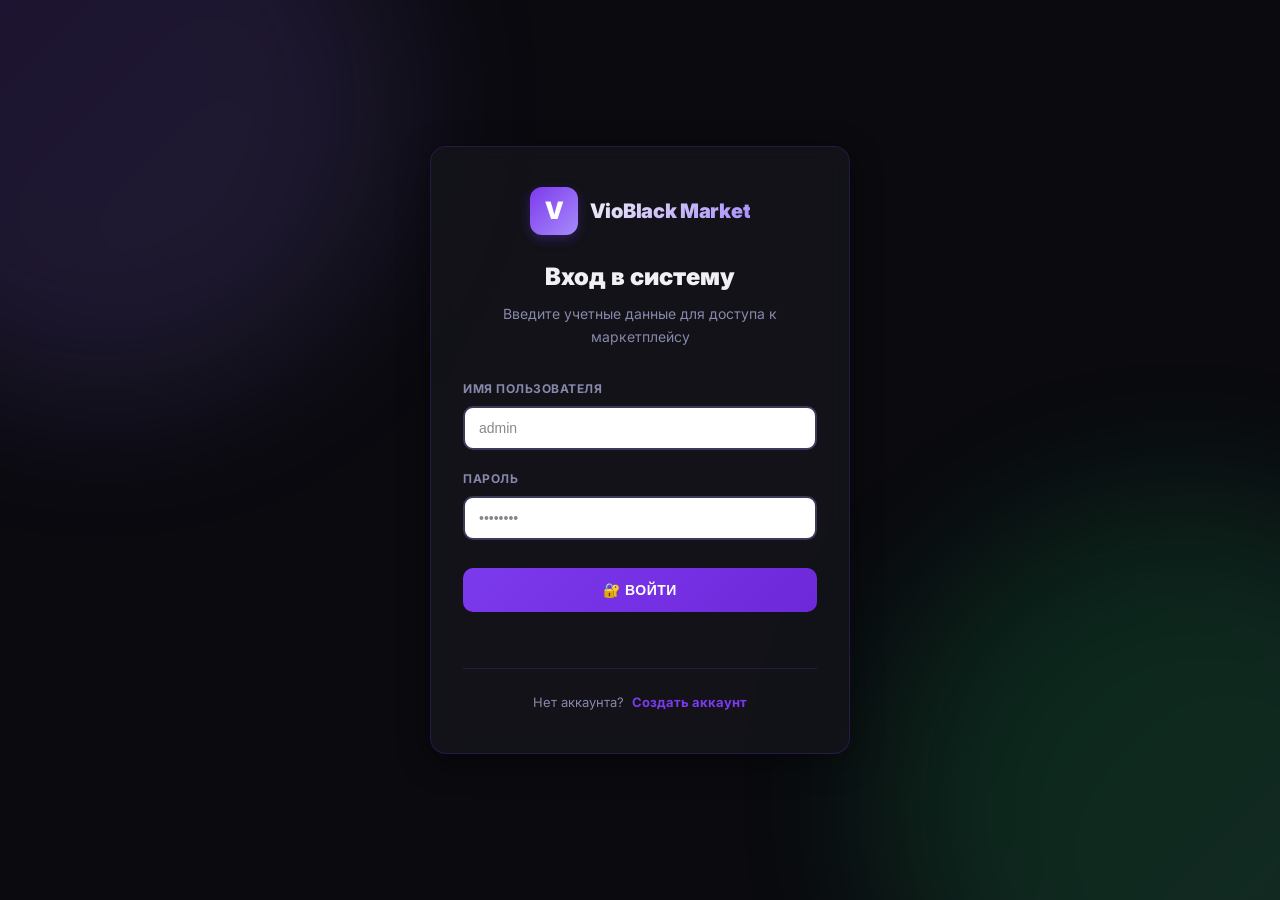
<file: Kursovoi/api/static/login.html>
<!DOCTYPE html>
<html lang="ru">
<head>
    <meta charset="UTF-8">
    <meta name="viewport" content="width=device-width, initial-scale=1.0">
    <title>Авторизация | VioBlack Market</title>
    <link rel="preconnect" href="https://fonts.googleapis.com">
    <link rel="preconnect" href="https://fonts.gstatic.com" crossorigin>
    <link href="https://fonts.googleapis.com/css2?family=Inter:wght@400;500;700;900&display=swap" rel="stylesheet">
    <link rel="stylesheet" href="style.css">
    <link rel="icon" href="data:image/svg+xml,<svg xmlns='http://www.w3.org/2000/svg' viewBox='0 0 100 100'><text y='.9em' font-size='90'>🔐</text></svg>">
</head>
<body data-page="login">
    <div class="mesh-1"></div>
    <div class="mesh-2"></div>

    <div class="auth-container">
        <div class="glass auth-card">
            <!-- Логотип -->
            <div class="auth-logo">
                <div class="logo-icon">V</div>
                <span class="logo-text">VioBlack Market</span>
            </div>
            
            <!-- Заголовок -->
            <div class="auth-header">
                <h1>Вход в систему</h1>
                <p>Введите учетные данные для доступа к маркетплейсу</p>
            </div>
            
            <!-- Форма -->
            <form id="login-form" class="auth-form">
                <div class="form-group">
                    <label for="username">Имя пользователя</label>
                    <input type="text" id="username" placeholder="admin" required autocomplete="username">
                </div>
                
                <div class="form-group">
                    <label for="password">Пароль</label>
                    <input type="password" id="password" placeholder="••••••••" required autocomplete="current-password">
                </div>
                
                <button type="submit" class="btn-primary btn-full" id="login-btn">
                    🔐 Войти
                </button>
                
                <div id="login-error" class="form-error"></div>
            </form>
            
            <!-- Ссылка на регистрацию -->
            <div class="auth-footer">
                <span>Нет аккаунта?</span>
                <a href="registr.html">Создать аккаунт</a>
            </div>
        </div>
    </div>

    <script src="script.js"></script>
</body>
</html>
</file>
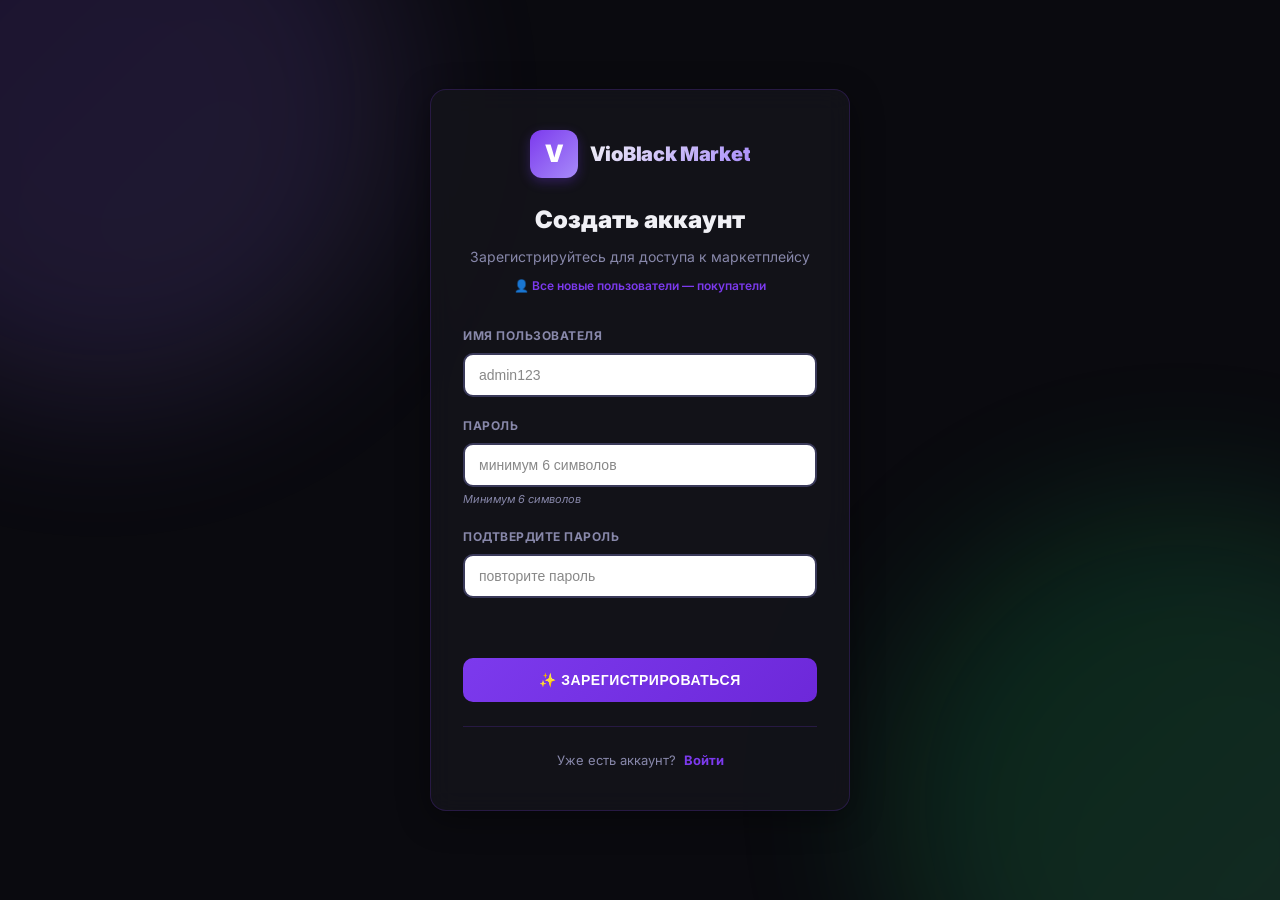
<file: Kursovoi/api/static/registr.html>
<!DOCTYPE html>
<html lang="ru">
<head>
    <meta charset="UTF-8">
    <meta name="viewport" content="width=device-width, initial-scale=1.0">
    <title>Регистрация | VioBlack Market</title>
    <link rel="preconnect" href="https://fonts.googleapis.com">
    <link rel="preconnect" href="https://fonts.gstatic.com" crossorigin>
    <link href="https://fonts.googleapis.com/css2?family=Inter:wght@400;500;700;900&display=swap" rel="stylesheet">
    <link rel="stylesheet" href="style.css">
    <link rel="icon" href="data:image/svg+xml,<svg xmlns='http://www.w3.org/2000/svg' viewBox='0 0 100 100'><text y='.9em' font-size='90'>✏️</text></svg>">
</head>
<body data-page="register">
    <div class="mesh-1"></div>
    <div class="mesh-2"></div>

    <div class="auth-container">
        <div class="glass auth-card">
            <!-- Логотип -->
            <div class="auth-logo">
                <div class="logo-icon">V</div>
                <span class="logo-text">VioBlack Market</span>
            </div>
            
            <!-- Заголовок -->
            <div class="auth-header">
                <h1>Создать аккаунт</h1>
                <p>Зарегистрируйтесь для доступа к маркетплейсу<br>
                <small class="auth-note" style="color: var(--primary); margin-top: 8px; display: block;">👤 Все новые пользователи — покупатели</small></p>
            </div>
            
            <!-- Форма -->
            <form id="register-form" class="auth-form">
                <div class="form-group">
                    <label for="username">Имя пользователя</label>
                    <input type="text" id="username" placeholder="admin123" required 
                           pattern="^[a-zA-Z0-9_]{3,50}$" 
                           title="3-50 символов: буквы, цифры, подчёркивание"
                           autocomplete="username">
                </div>
                
                <div class="form-group">
                    <label for="password">Пароль</label>
                    <input type="password" id="password" placeholder="минимум 6 символов" required minlength="6" autocomplete="new-password">
                    <small class="form-hint">Минимум 6 символов</small>
                </div>
                
                <div class="form-group">
                    <label for="password-confirm">Подтвердите пароль</label>
                    <input type="password" id="password-confirm" placeholder="повторите пароль" required autocomplete="new-password">
                </div>
                
                <div id="register-error" class="form-error"></div>
                
                <button type="submit" class="btn-primary btn-full" id="register-btn">
                    ✨ Зарегистрироваться
                </button>
            </form>
            
            <!-- Ссылка на вход -->
            <div class="auth-footer">
                <span>Уже есть аккаунт?</span>
                <a href="login.html">Войти</a>
            </div>
        </div>
    </div>

    <script src="script.js" type="module"></script>
</body>
</html>
</file>
<file: Kursovoi/api/static/style.css>
/* === 🎨 ПЕРЕМЕННЫЕ ТЕМЫ (единая система) === */
:root {
    --bg: #0a0a0f;
    --surface: #13131a;
    --surface-2: #1a1a24;
    --surface-3: #2a2a4a;
    --primary: #7c3aed;
    --primary-hover: #6d28d9;
    --accent: #00c853;
    --text: #f0f0f5;
    --text-muted: #8888aa;
    --text-dark: #1a1a1a;
    --error: #ef4444;
    --success: #22c55e;
    --border: rgba(124, 58, 237, 0.2);
    --border-light: rgba(255, 255, 255, 0.1);
    --shadow: 0 8px 32px rgba(0, 0, 0, 0.4);
}

/* === 🚪 СТРАНИЦЫ АВТОРИЗАЦИИ === */
.auth-container {
    min-height: 100vh;
    display: flex;
    align-items: center;
    justify-content: center;
    padding: 20px;
}

.auth-card {
    width: 100%;
    max-width: 420px;
    padding: 32px;
    text-align: center;
}

.auth-logo {
    display: flex;
    align-items: center;
    justify-content: center;
    gap: 12px;
    margin-bottom: 24px;
}

.auth-logo .logo-icon {
    width: 48px;
    height: 48px;
    font-size: 24px;
}

.auth-logo .logo-text {
    font-size: 20px;
    -webkit-text-fill-color: var(--text);
    background: none;
}

.auth-header {
    margin-bottom: 32px;
}

.auth-header h1 {
    font-size: 24px;
    font-weight: 900;
    margin-bottom: 8px;
    color: var(--text);
}

.auth-header p {
    color: var(--text-muted);
    font-size: 14px;
    line-height: 1.5;
}

.auth-note {
    display: block;
    margin-top: 8px;
    color: var(--primary);
    font-size: 12px;
    font-weight: 500;
}

.auth-form {
    text-align: left;
    margin-bottom: 24px;
}

.form-error {
    color: var(--error);
    font-size: 13px;
    margin-top: 12px;
    min-height: 20px;
    text-align: center;
}

.auth-footer {
    display: flex;
    align-items: center;
    justify-content: center;
    gap: 8px;
    padding-top: 24px;
    border-top: 1px solid var(--border);
    font-size: 13px;
    color: var(--text-muted);
}

.auth-footer a {
    color: var(--primary);
    font-weight: 600;
    text-decoration: none;
    transition: color 0.2s;
}

.auth-footer a:hover {
    color: var(--primary-hover);
    text-decoration: underline;
}

/* Адаптивность для мобильных */
@media (max-width: 480px) {
    .auth-card {
        padding: 24px 20px;
    }
    .auth-header h1 {
        font-size: 20px;
    }
}

/* === БАЗОВЫЕ СТИЛИ === */
* { box-sizing: border-box; margin: 0; padding: 0; }

body {
    font-family: 'Inter', sans-serif;
    background: var(--bg);
    color: var(--text);
    min-height: 100vh;
    line-height: 1.5;
    position: relative;
    overflow-x: hidden;
}

/* === ФОНОВЫЕ ЭФФЕКТЫ === */
.mesh-1, .mesh-2 {
    position: fixed;
    width: 600px;
    height: 600px;
    border-radius: 50%;
    filter: blur(80px);
    opacity: 0.15;
    z-index: -1;
    pointer-events: none;
}
.mesh-1 { background: linear-gradient(135deg, var(--primary), #a78bfa); top: -200px; left: -200px; }
.mesh-2 { background: linear-gradient(135deg, #00c853, #69f0ae); bottom: -200px; right: -200px; }

/* === СТЕКЛЯННЫЕ ЭЛЕМЕНТЫ === */
.glass {
    background: rgba(19, 19, 26, 0.9);
    backdrop-filter: blur(12px);
    border: 1px solid var(--border);
    border-radius: 16px;
    box-shadow: var(--shadow);
}

.glass-card {
    background: var(--surface);
    backdrop-filter: blur(10px);
    border: 1px solid var(--border);
    border-radius: 16px;
    padding: 24px;
    box-shadow: 0 4px 16px rgba(0, 0, 0, 0.2);
    color: var(--text);
}

/* === НАВИГАЦИЯ === */
#app { max-width: 1400px; margin: 0 auto; padding: 24px; }

.nav-bar {
    display: flex;
    justify-content: space-between;
    align-items: center;
    padding: 16px 24px;
    margin-bottom: 32px;
    position: sticky;
    top: 20px;
    z-index: 100;
}

.logo { display: flex; align-items: center; gap: 12px; }

.logo-icon {
    width: 42px;
    height: 42px;
    background: linear-gradient(135deg, var(--primary), #a78bfa);
    border-radius: 12px;
    display: flex;
    align-items: center;
    justify-content: center;
    font-weight: 900;
    font-size: 20px;
    color: white;
    box-shadow: 0 4px 12px rgba(124, 58, 237, 0.3);
}

.logo-text {
    font-weight: 900;
    font-size: 18px;
    letter-spacing: -0.3px;
    background: linear-gradient(135deg, var(--text), #a78bfa);
    -webkit-background-clip: text;
    -webkit-text-fill-color: transparent;
}

.nav-links { display: flex; align-items: center; gap: 8px; }

.nav-link {
    background: transparent;
    border: none;
    color: var(--text-muted);
    padding: 10px 18px;
    border-radius: 10px;
    font-weight: 600;
    font-size: 13px;
    cursor: pointer;
    transition: all 0.2s;
    display: flex;
    align-items: center;
    gap: 6px;
}
.nav-link:hover, .nav-link.active { background: var(--primary); color: white; }
.nav-link.hidden { display: none; }

.user-pill {
    display: flex;
    align-items: center;
    gap: 12px;
    margin-left: 24px;
    padding: 8px 16px;
    background: var(--surface-2);
    border-radius: 12px;
    border: 1px solid var(--border);
}

.user-avatar {
    width: 36px;
    height: 36px;
    background: linear-gradient(135deg, var(--primary), #a78bfa);
    border-radius: 50%;
    display: flex;
    align-items: center;
    justify-content: center;
    font-weight: 700;
    font-size: 14px;
    color: white;
}

.user-info { display: flex; flex-direction: column; line-height: 1.2; }
.user-name { font-weight: 700; font-size: 13px; text-transform: uppercase; color: var(--text); }
.user-role { font-size: 11px; color: var(--text-muted); text-transform: uppercase; letter-spacing: 0.5px; }

.icon-btn {
    background: none;
    border: none;
    color: var(--text-muted);
    cursor: pointer;
    padding: 6px;
    border-radius: 8px;
    transition: all 0.2s;
    display: flex;
    align-items: center;
}
.icon-btn:hover { background: rgba(255,255,255,0.1); color: var(--error); }

/* === ЗАГОЛОВКИ === */
.section-header { margin-bottom: 32px; }
.section-title {
    font-size: 28px;
    font-weight: 900;
    margin-bottom: 8px;
    background: linear-gradient(135deg, var(--text), #a78bfa);
    -webkit-background-clip: text;
    -webkit-text-fill-color: transparent;
}
.section-subtitle { color: var(--text-muted); font-size: 14px; }
.hidden { display: none !important; }

/* === 🛍️ КАРТОЧКИ ТОВАРОВ === */
.product-grid {
    display: grid;
    grid-template-columns: repeat(auto-fill, minmax(260px, 1fr));
    gap: 24px;
    padding: 10px 0;
}

.product-card {
    background: var(--surface);
    border: 1px solid var(--border);
    border-radius: 20px;
    overflow: hidden;
    box-shadow: 0 4px 20px rgba(0, 0, 0, 0.2);
    transition: all 0.3s cubic-bezier(0.4, 0, 0.2, 1);
    cursor: pointer;
    position: relative;
}
.product-card:hover {
    transform: translateY(-6px);
    box-shadow: 0 12px 40px rgba(124, 58, 237, 0.3);
    border-color: var(--primary);
}

.product-image-container {
    position: relative;
    width: 100%;
    height: 280px;
    background: linear-gradient(135deg, var(--surface-2), var(--surface-3));
    overflow: hidden;
    display: flex;
    align-items: center;
    justify-content: center;
}

.product-image {
    width: 100%;
    height: 100%;
    object-fit: contain;
    padding: 20px;
    transition: transform 0.4s ease;
}
.product-card:hover .product-image { transform: scale(1.05); }

/* Бейджи */
.product-badge {
    position: absolute;
    top: 16px;
    left: 16px;
    padding: 6px 14px;
    border-radius: 10px;
    font-size: 11px;
    font-weight: 800;
    text-transform: uppercase;
    letter-spacing: 0.5px;
    z-index: 3;
    animation: pulse 2s infinite;
}
@keyframes pulse { 0%, 100% { opacity: 1; } 50% { opacity: 0.85; } }
.product-badge.bestseller { background: linear-gradient(135deg, #ff6b35, #f7c59f); color: #1a1a2e; }
.product-badge.sale { background: linear-gradient(135deg, #ff3366, #ff6b9d); color: white; }

/* Избранное */
.product-favorite {
    position: absolute;
    top: 16px;
    right: 16px;
    width: 36px;
    height: 36px;
    background: rgba(255,255,255,0.1);
    border-radius: 50%;
    display: flex;
    align-items: center;
    justify-content: center;
    cursor: pointer;
    transition: all 0.2s;
    z-index: 3;
    font-size: 18px;
    color: #ccc;
    backdrop-filter: blur(4px);
}
.product-favorite:hover, .product-favorite.active {
    background: rgba(255, 51, 102, 0.3);
    color: #ff6b9d;
    transform: scale(1.1);
}

/* Информация о товаре */
.product-info { padding: 18px 20px 20px; }

.product-price-block {
    display: flex;
    align-items: baseline;
    gap: 10px;
    margin-bottom: 10px;
    flex-wrap: wrap;
}
.product-price { font-size: 24px; font-weight: 900; color: #a78bfa; line-height: 1; }
.product-price-currency { font-size: 16px; font-weight: 800; color: #a78bfa; }
.product-old-price { font-size: 14px; color: #555; text-decoration: line-through; }
.product-discount {
    background: linear-gradient(135deg, #ff3366, #ff6b9d);
    color: white;
    padding: 4px 10px;
    border-radius: 6px;
    font-size: 11px;
    font-weight: 800;
    text-transform: uppercase;
}

.product-rating { display: flex; align-items: center; gap: 8px; margin-bottom: 14px; }
.product-rating span:first-child { color: #fbbf24; }
.product-rating span:nth-child(2) { color: #ccc; }
.product-rating span:last-child { color: #555; font-size: 12px; }

.product-name {
    font-size: 15px;
    font-weight: 700;
    color: var(--text);
    margin-bottom: 6px;
    line-height: 1.4;
    display: -webkit-box;
    -webkit-line-clamp: 2;
    -webkit-box-orient: vertical;
    overflow: hidden;
    min-height: 42px;
}
.product-category { font-size: 12px; color: var(--text-muted); margin-bottom: 16px; text-transform: uppercase; letter-spacing: 0.5px; }

/* Кнопки */
.product-actions { display: flex; gap: 10px; }
.btn-add-cart {
    flex: 1;
    background: linear-gradient(135deg, var(--primary), var(--primary-hover));
    color: white;
    border: none;
    padding: 12px 14px;
    border-radius: 12px;
    font-weight: 700;
    font-size: 12px;
    cursor: pointer;
    transition: all 0.2s;
    text-transform: uppercase;
    letter-spacing: 0.5px;
}
.btn-add-cart:hover { transform: translateY(-2px); box-shadow: 0 6px 20px rgba(124, 58, 237, 0.4); }

.btn-buy {
    background: linear-gradient(135deg, var(--accent), #69f0ae);
    color: #0a0a0f;
    border: none;
    padding: 12px 18px;
    border-radius: 12px;
    font-weight: 800;
    font-size: 12px;
    cursor: pointer;
    transition: all 0.2s;
    white-space: nowrap;
}
.btn-buy:hover { transform: translateY(-2px); box-shadow: 0 6px 20px rgba(0, 200, 83, 0.4); }

/* === 📝 ФОРМЫ (ЧИТАЕМЫЕ В ТЁМНОЙ ТЕМЕ) === */
.form-title {
    font-size: 18px;
    font-weight: 700;
    margin-bottom: 24px;
    color: var(--text);
}

.form-row { display: grid; grid-template-columns: 1fr 1fr; gap: 16px; margin-bottom: 16px; }
@media (max-width: 600px) { .form-row { grid-template-columns: 1fr; } }

.form-group { margin-bottom: 20px; }

.form-group label {
    display: block;
    font-size: 12px;
    font-weight: 700;
    text-transform: uppercase;
    letter-spacing: 0.5px;
    color: var(--text-muted);
    margin-bottom: 8px;
}

/* ✅ ПОЛЯ ВВОДА — СВЕТЛЫЕ ДЛЯ МАКСИМАЛЬНОЙ ЧИТАЕМОСТИ */
.form-group input,
.form-group select,
.form-group textarea {
    width: 100%;
    padding: 12px 14px;
    background: #ffffff;
    color: #1a1a1a;
    border: 2px solid #3a3a5a;
    border-radius: 10px;
    font-size: 14px;
    font-weight: 500;
    transition: all 0.2s ease;
}
.form-group input:focus,
.form-group select:focus,
.form-group textarea:focus {
    outline: none;
    border-color: var(--primary);
    box-shadow: 0 0 0 4px rgba(124, 58, 237, 0.15);
    background: #fff;
}
.form-group input::placeholder,
.form-group textarea::placeholder { color: #888; }

/* Загрузка файла */
.file-upload {
    display: flex;
    align-items: center;
    gap: 12px;
    padding: 12px;
    background: var(--surface-2);
    border: 2px dashed var(--border);
    border-radius: 10px;
    transition: all 0.2s;
}
.file-upload:hover { border-color: var(--primary); background: var(--surface-3); }

.file-upload-btn {
    background: linear-gradient(135deg, var(--primary), var(--primary-hover));
    color: white;
    padding: 10px 18px;
    border-radius: 8px;
    font-size: 12px;
    font-weight: 700;
    cursor: pointer;
    transition: all 0.2s;
    white-space: nowrap;
    user-select: none;
}
.file-upload-btn:hover { transform: translateY(-2px); box-shadow: 0 4px 12px rgba(124, 58, 237, 0.4); }

.file-name {
    font-size: 12px;
    color: var(--text-muted);
    white-space: nowrap;
    overflow: hidden;
    text-overflow: ellipsis;
    max-width: 200px;
    transition: color 0.2s;
}
.file-name.selected { color: var(--accent); font-weight: 600; }

.form-hint { display: block; font-size: 11px; color: var(--text-muted); margin-top: 6px; }

/* Кнопки */
.btn-primary {
    background: linear-gradient(135deg, var(--primary), var(--primary-hover));
    color: white;
    border: none;
    padding: 14px 24px;
    border-radius: 10px;
    font-weight: 700;
    font-size: 14px;
    cursor: pointer;
    transition: all 0.2s;
    text-transform: uppercase;
    letter-spacing: 0.5px;
}
.btn-primary:hover { transform: translateY(-2px); box-shadow: 0 6px 20px rgba(124, 58, 237, 0.4); }
.btn-primary:disabled { opacity: 0.6; cursor: not-allowed; transform: none; }
.btn-full { width: 100%; margin-top: 8px; }

.btn-secondary {
    background: var(--surface-2);
    color: var(--text);
    border: 1px solid var(--border);
    padding: 8px 16px;
    border-radius: 8px;
    font-size: 12px;
    cursor: pointer;
    transition: all 0.2s;
}
.btn-secondary:hover { background: var(--surface-3); }

/* === 📊 СТАТИСТИКА === */
.stats-row, .stats-grid {
    display: grid;
    grid-template-columns: repeat(auto-fit, minmax(200px, 1fr));
    gap: 16px;
    margin-bottom: 24px;
}

.stat-card {
    display: flex;
    align-items: center;
    gap: 16px;
    padding: 20px;
}
.stat-icon {
    font-size: 28px;
    width: 56px;
    height: 56px;
    background: var(--surface-2);
    border-radius: 14px;
    display: flex;
    align-items: center;
    justify-content: center;
}
.stat-content { flex: 1; }
.stat-label { font-size: 12px; color: var(--text-muted); text-transform: uppercase; letter-spacing: 0.5px; margin-bottom: 4px; }
.stat-value { font-size: 24px; font-weight: 900; color: var(--text); }

.stat-primary .stat-icon { background: rgba(124, 58, 237, 0.2); }
.stat-secondary .stat-icon { background: rgba(0, 200, 83, 0.2); }

.stat-trend { font-size: 12px; margin-top: 4px; }
.stat-trend.positive { color: var(--accent); }
.stat-trend.negative { color: var(--error); }
.stat-trend.neutral { color: var(--text-muted); }

/* График */
.chart-card { padding: 20px; }
.chart-title {
    font-size: 14px;
    font-weight: 700;
    margin-bottom: 20px;
    text-transform: uppercase;
    letter-spacing: 1px;
    color: var(--text-muted);
}
.chart-placeholder {
    text-align: center;
    padding: 40px 20px;
    color: var(--text-muted);
    font-size: 13px;
}

/* === 📋 ТАБЛИЦА === */
.table-card { padding: 0; overflow: hidden; }
.table-header {
    display: flex;
    justify-content: space-between;
    align-items: center;
    padding: 20px 24px;
    border-bottom: 1px solid var(--border);
}
.table-header h3 { font-size: 16px; font-weight: 700; margin: 0; }

.table-wrapper { overflow-x: auto; max-height: 400px; }
.data-table { width: 100%; border-collapse: collapse; font-size: 14px; }
.data-table th {
    position: sticky;
    top: 0;
    background: var(--surface);
    padding: 14px 20px;
    text-align: left;
    font-size: 11px;
    text-transform: uppercase;
    letter-spacing: 0.5px;
    color: var(--text-muted);
    font-weight: 700;
    border-bottom: 2px solid var(--border);
}
.data-table td {
    padding: 14px 20px;
    border-bottom: 1px solid var(--border);
    color: var(--text);
}
.data-table tr:hover { background: var(--surface-2); }

.text-right { text-align: right; }
.text-center { text-align: center; }
.text-emerald { color: var(--accent); }

/* === АДМИН ПАНЕЛЬ === */
.admin-layout { display: grid; grid-template-columns: 1fr 380px; gap: 24px; }
@media (max-width: 1024px) { .admin-layout { grid-template-columns: 1fr; } }
.admin-form { padding: 24px; }
.admin-sidebar { display: flex; flex-direction: column; gap: 24px; }

/* === ЗАГРУЗКА === */
.loading-spinner {
    grid-column: 1/-1;
    display: flex;
    flex-direction: column;
    align-items: center;
    justify-content: center;
    padding: 60px;
    color: var(--text-muted);
}
.spinner {
    width: 40px;
    height: 40px;
    border: 3px solid var(--surface-2);
    border-top-color: var(--primary);
    border-radius: 50%;
    animation: spin 1s linear infinite;
    margin-bottom: 16px;
}
@keyframes spin { to { transform: rotate(360deg); } }

/* === ФУТЕР === */
.footer {
    text-align: center;
    padding: 24px;
    color: var(--text-muted);
    font-size: 12px;
    border-top: 1px solid var(--border);
    margin-top: 40px;
}

/* === АДАПТИВНОСТЬ === */
@media (max-width: 1024px) { .product-grid { grid-template-columns: repeat(3, 1fr); } }
@media (max-width: 768px) {
    .product-grid { grid-template-columns: repeat(2, 1fr); gap: 16px; }
    .product-image-container { height: 240px; }
    .product-price { font-size: 22px; }
    .nav-bar { flex-wrap: wrap; gap: 12px; }
}
@media (max-width: 480px) {
    .product-grid { grid-template-columns: 1fr; }
    #app { padding: 16px; }
    .section-title { font-size: 22px; }
}

/* === АНИМАЦИИ === */
.view { animation: fadeIn 0.3s ease; }
@keyframes fadeIn { from { opacity: 0; transform: translateY(10px); } to { opacity: 1; transform: translateY(0); } }

/* === 🚪 СТРАНИЦЫ АВТОРИЗАЦИИ === */
.auth-container {
    min-height: 100vh;
    display: flex;
    align-items: center;
    justify-content: center;
    padding: 20px;
}

.auth-card {
    width: 100%;
    max-width: 420px;
    padding: 40px 32px;
    text-align: center;
}

.auth-logo {
    display: flex;
    align-items: center;
    justify-content: center;
    gap: 12px;
    margin-bottom: 24px;
}

.auth-logo .logo-icon {
    width: 48px;
    height: 48px;
    font-size: 24px;
}

.auth-logo .logo-text {
    font-size: 20px;
    font-weight: 900;
    background: linear-gradient(135deg, var(--text), #a78bfa);
    -webkit-background-clip: text;
    -webkit-text-fill-color: transparent;
}

.auth-header {
    margin-bottom: 32px;
}

.auth-header h1 {
    font-size: 24px;
    font-weight: 900;
    margin-bottom: 8px;
    color: var(--text);
}

.auth-header p {
    color: var(--text-muted);
    font-size: 14px;
    line-height: 1.6;
}

.auth-note {
    display: block;
    margin-top: 8px;
    color: var(--primary);
    font-size: 12px;
    font-weight: 600;
}

.auth-form {
    text-align: left;
    margin-bottom: 24px;
}

.form-error {
    color: var(--error);
    font-size: 13px;
    margin: 12px 0;
    min-height: 20px;
    text-align: center;
    font-weight: 500;
}

.form-hint {
    display: block;
    font-size: 11px;
    color: var(--text-muted);
    margin-top: 4px;
    font-style: italic;
}

.auth-footer {
    display: flex;
    align-items: center;
    justify-content: center;
    gap: 8px;
    padding-top: 24px;
    border-top: 1px solid var(--border);
    font-size: 13px;
    color: var(--text-muted);
}

.auth-footer a {
    color: var(--primary);
    font-weight: 700;
    text-decoration: none;
    transition: all 0.2s;
}

.auth-footer a:hover {
    color: var(--primary-hover);
    text-decoration: underline;
}

/* Адаптивность */
@media (max-width: 480px) {
    .auth-card {
        padding: 32px 20px;
    }
    .auth-header h1 {
        font-size: 20px;
    }
    .auth-logo .logo-icon {
        width: 42px;
        height: 42px;
        font-size: 20px;
    }
}
/* ========================================
   🔎 MARKET CONTROLS
======================================== */

.market-controls {
    display: flex;
    gap: 16px;
    margin-bottom: 20px;
    padding: 18px;
    flex-wrap: wrap;
    align-items: center;
}

.search-box {
    flex: 1;
    min-width: 240px;
}

.search-box input,
.filter-group select {
    width: 100%;
    padding: 14px 16px;
    border-radius: 14px;
    border: 1px solid rgba(255,255,255,0.08);
    background: rgba(255,255,255,0.05);
    color: white;
    outline: none;
    font-size: 14px;
    transition: .2s;
}

.search-box input:focus,
.filter-group select:focus {
    border-color: #7c3aed;
    box-shadow: 0 0 0 3px rgba(124,58,237,.2);
}

.products-info {
    margin-bottom: 20px;
    color: #999;
    font-size: 14px;
}

.empty-state {
    grid-column: 1/-1;
    text-align: center;
    padding: 60px 20px;
    color: #888;
}

.empty-state h3 {
    font-size: 24px;
    margin-bottom: 10px;
}

.product-badge {
    position: absolute;
    top: 12px;
    left: 12px;
    z-index: 5;
    background: #7c3aed;
    color: white;
    font-size: 11px;
    font-weight: 700;
    padding: 6px 10px;
    border-radius: 999px;
}

.product-rating {
    margin-bottom: 8px;
    color: #fbbf24;
    font-size: 14px;
}
/* === 📊 СТАТИСТИКА — ДОПОЛНИТЕЛЬНЫЕ СТИЛИ === */

/* Цвета для статусов */
.text-emerald { color: #22c55e !important; }
.text-warning { color: #f59e0b !important; }
.text-error { color: #ef4444 !important; }

/* Анимация обновления */
@keyframes statPulse {
    0%, 100% { opacity: 1; }
    50% { opacity: 0.7; }
}
.stat-value.updating {
    animation: statPulse 0.3s ease;
}

/* Таблица — адаптивность */
@media (max-width: 768px) {
    .data-table {
        font-size: 12px;
    }
    .data-table th,
    .data-table td {
        padding: 8px 12px;
    }
    .table-wrapper {
        overflow-x: auto;
        -webkit-overflow-scrolling: touch;
    }
}
/* Анимация обновления статистики */
.stat-value.updating {
    animation: statPulse 0.3s ease;
}
@keyframes statPulse {
    0%, 100% { opacity: 1; transform: scale(1); }
    50% { opacity: 0.7; transform: scale(1.02); }
}

/* Цвета статусов */
.text-emerald { color: #22c55e !important; }
.text-warning { color: #f59e0b !important; }
.text-error { color: #ef4444 !important; }

/* === Убираем подчёркивание у ссылки корзины === */
.nav-link-cart,
.nav-link[href] {
    text-decoration: none !important;
    color: var(--text-muted);
    transition: all 0.2s;
}
.nav-link-cart:hover,
.nav-link[href]:hover {
    color: var(--text);
    background: var(--primary);
    text-decoration: none !important;
}
/* Отключённая кнопка + */
.quantity-btn:disabled {
    opacity: 0.4;
    cursor: not-allowed;
    transform: none !important;
}

/* Тултип для отключённой кнопки */
.quantity-btn[title]:hover::after {
    content: attr(title);
    position: absolute;
    bottom: 100%;
    left: 50%;
    transform: translateX(-50%);
    background: var(--surface);
    color: var(--text);
    padding: 4px 8px;
    border-radius: 6px;
    font-size: 10px;
    white-space: nowrap;
    z-index: 100;
    border: 1px solid var(--border);
    box-shadow: var(--shadow);
}

/* Бейдж "Нет в наличии" */
.cart-item-image[style*="НЕТ В НАЛИЧИИ"] {
    position: relative;
}
/* Отключённая кнопка + */
.quantity-btn:disabled {
    opacity: 0.4;
    cursor: not-allowed;
    transform: none !important;
}

/* Тултип для отключённой кнопки */
.quantity-btn[title]:hover::after {
    content: attr(title);
    position: absolute;
    bottom: 100%;
    left: 50%;
    transform: translateX(-50%);
    background: var(--surface);
    color: var(--text);
    padding: 4px 8px;
    border-radius: 6px;
    font-size: 10px;
    white-space: nowrap;
    z-index: 100;
    border: 1px solid var(--border);
    box-shadow: var(--shadow);
    pointer-events: none;
}
/* === ❤️ ИЗБРАННОЕ === */
.product-favorite {
    position: absolute;
    top: 12px;
    right: 12px;
    width: 32px;
    height: 32px;
    background: rgba(255,255,255,0.9);
    border: 1px solid var(--border);
    border-radius: 50%;
    display: flex;
    align-items: center;
    justify-content: center;
    font-size: 18px;
    cursor: pointer;
    z-index: 3;
    transition: all 0.2s;
    user-select: none;
}
.product-favorite:hover {
    background: var(--primary);
    color: white;
    transform: scale(1.1);
}
.product-favorite.active {
    background: #ef4444;
    color: white;
    border-color: #ef4444;
}

/* Анимации уведомлений */
@keyframes slideIn { from { transform: translateX(100px); opacity: 0; } to { transform: translateX(0); opacity: 1; } }
@keyframes slideOut { from { transform: translateX(0); opacity: 1; } to { transform: translateX(100px); opacity: 0; } }

/* Адаптивность фильтров */
@media (max-width: 600px) {
    .market-controls { flex-direction: column; gap: 12px; }
    .search-box { width: 100%; }
    .filter-group { width: 100%; }
    .filter-group select { width: 100%; }
}
/* === ADMIN PANEL STYLES === */
.admin-layout {
    display: grid;
    grid-template-columns: 1fr 1fr;
    gap: 24px;
}

.admin-products-list {
    grid-column: 1 / -1;
}

.form-actions {
    display: flex;
    gap: 12px;
    margin-top: 16px;
}

.form-actions .btn-secondary {
    min-width: 120px;
}

.data-table {
    width: 100%;
    border-collapse: collapse;
}

.data-table th,
.data-table td {
    padding: 12px 16px;
    text-align: left;
    border-bottom: 1px solid var(--border);
}

.data-table th {
    background: rgba(255, 255, 255, 0.05);
    font-weight: 600;
    color: var(--text-muted);
    font-size: 13px;
    text-transform: uppercase;
    letter-spacing: 0.5px;
}

.data-table tr:hover {
    background: rgba(255, 255, 255, 0.02);
}

.btn-sm {
    padding: 6px 10px;
    font-size: 14px;
    border-radius: 6px;
    border: none;
    cursor: pointer;
    transition: all 0.2s;
    margin-right: 4px;
}

.btn-sm.btn-primary {
    background: var(--primary);
    color: white;
}

.btn-sm.btn-primary:hover {
    background: var(--primary-hover);
}

.btn-sm.btn-danger {
    background: var(--error-bg);
    color: var(--error);
}

.btn-sm.btn-danger:hover {
    background: var(--error);
    color: white;
}

.text-center {
    text-align: center;
}

.table-wrapper {
    overflow-x: auto;
}

@media (max-width: 1024px) {
    .admin-layout {
        grid-template-columns: 1fr;
    }
    
    .admin-sidebar {
        grid-column: 1 / -1;
    }
}
</file>
